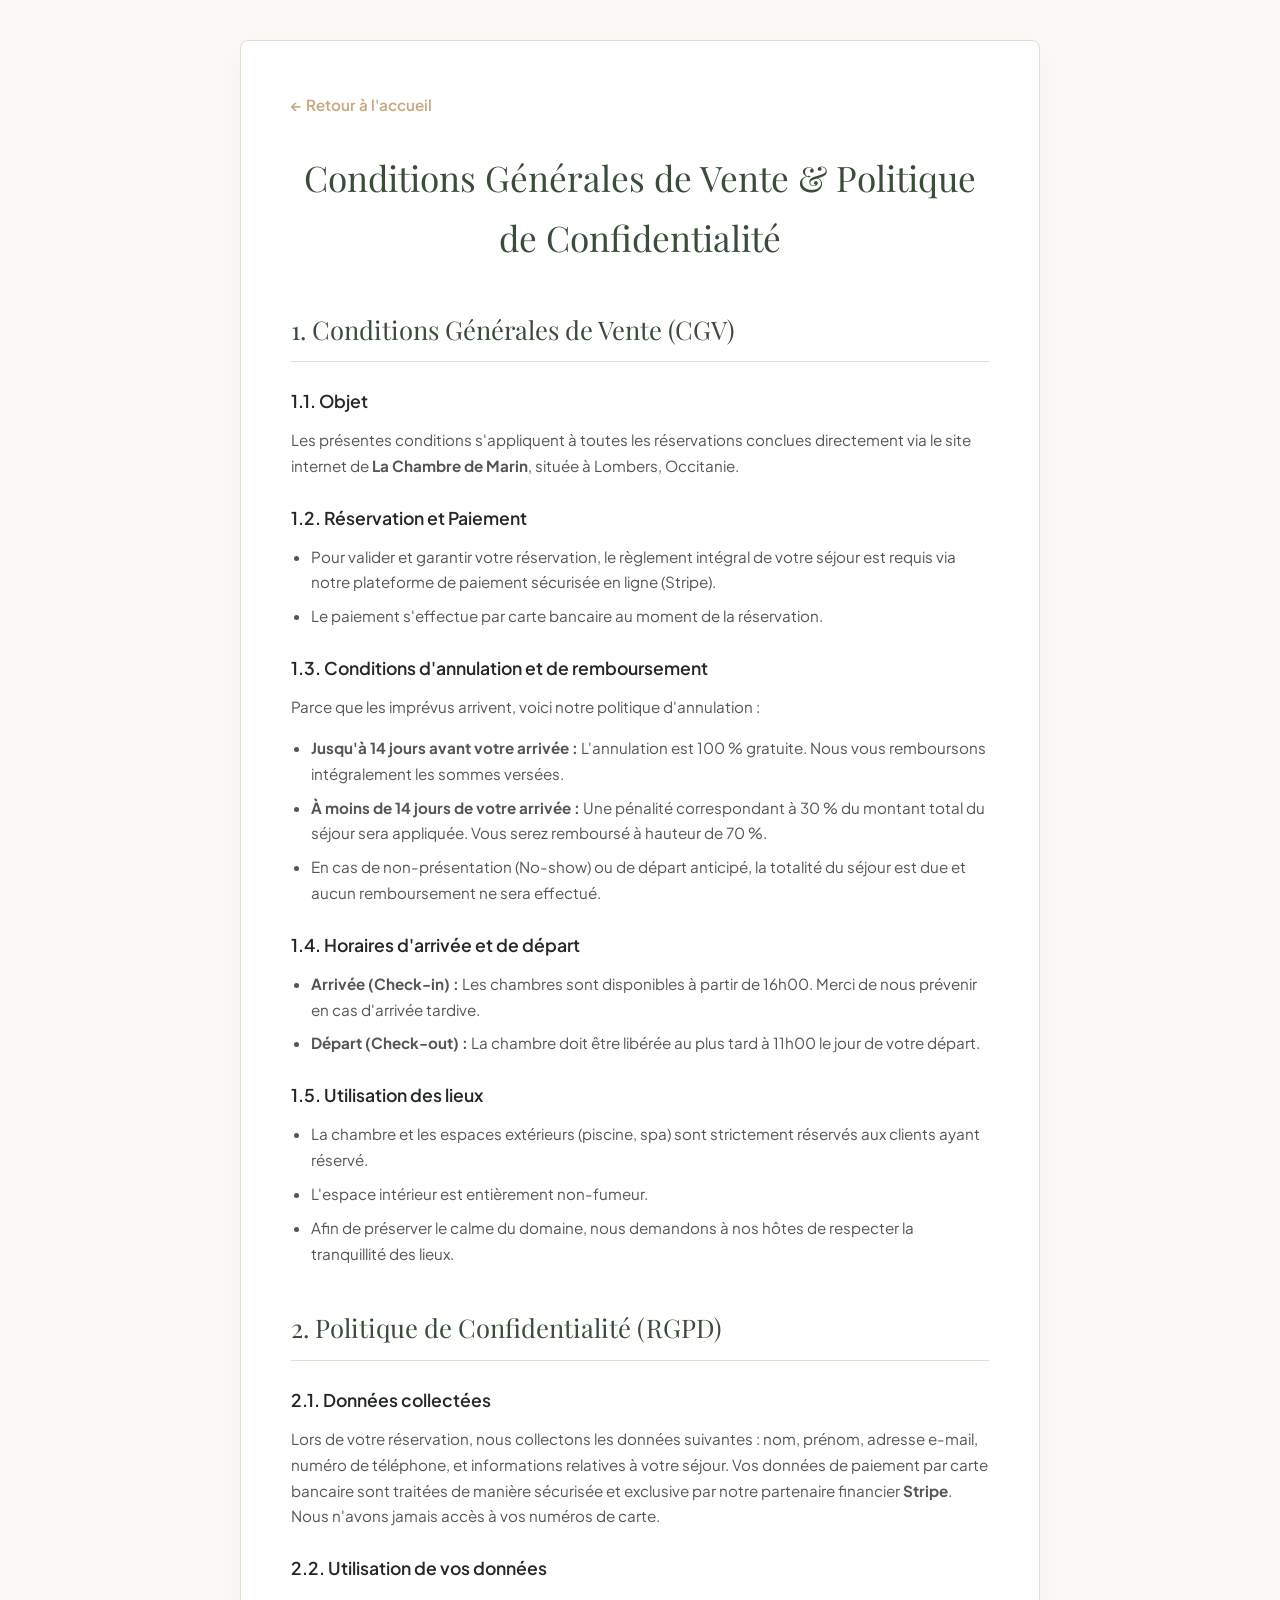
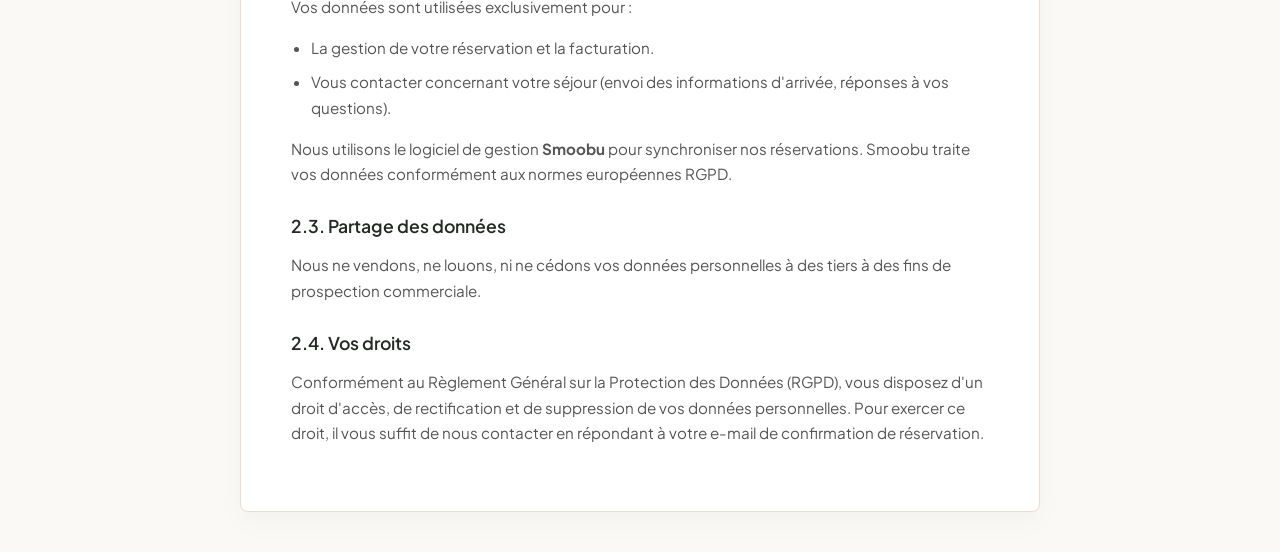
<file: cgv_confidentialite.html>
<!DOCTYPE html>
<html lang="fr">
<head>
    <meta charset="UTF-8">
    <meta name="viewport" content="width=device-width, initial-scale=1.0">
    <title>Conditions Générales & Confidentialité | La Chambre de Marin</title>
    
    <link rel="preconnect" href="https://fonts.googleapis.com">
    <link rel="preconnect" href="https://fonts.gstatic.com" crossorigin>
    <link href="https://fonts.googleapis.com/css2?family=Playfair+Display:ital,wght@0,400..700;1,400..700&family=Plus+Jakarta+Sans:wght@300;400;600&display=swap" rel="stylesheet">

    <style>
        :root {
            --font-titles: 'Playfair Display', Georgia, serif;
            --font-body: 'Plus Jakarta Sans', sans-serif;
            --color-bg: #fbf9f6;
            --color-nature: #3a4d39;
            --color-gold: #c5a880;
            --color-dark: #242924;
            --color-white: #ffffff;
        }

        * { margin: 0; padding: 0; box-sizing: border-box; }
        body { 
            background-color: var(--color-bg); 
            color: var(--color-dark); 
            font-family: var(--font-body);
            line-height: 1.7;
            -webkit-font-smoothing: antialiased;
            padding: 40px 20px;
        }

        .container {
            max-width: 800px;
            margin: 0 auto;
            background-color: var(--color-white);
            padding: 50px;
            border-radius: 8px;
            box-shadow: 0 10px 30px rgba(0,0,0,0.03);
            border: 1px solid #ebdcd0;
        }

        .back-link {
            display: inline-block;
            margin-bottom: 30px;
            color: var(--color-gold);
            text-decoration: none;
            font-weight: 600;
            font-size: 0.95rem;
            transition: color 0.3s ease;
        }

        .back-link:hover {
            color: #b3946b;
            text-decoration: underline;
        }

        h1 {
            font-family: var(--font-titles);
            color: var(--color-nature);
            font-size: 2.2rem;
            font-weight: 400;
            margin-bottom: 40px;
            text-align: center;
        }

        h2 {
            font-family: var(--font-titles);
            color: var(--color-nature);
            font-size: 1.6rem;
            font-weight: 400;
            margin-top: 40px;
            margin-bottom: 15px;
            border-bottom: 1px solid #ebdcd0;
            padding-bottom: 10px;
        }

        h3 {
            font-size: 1.1rem;
            color: var(--color-dark);
            margin-top: 25px;
            margin-bottom: 10px;
            font-weight: 600;
        }

        p, ul {
            font-size: 0.95rem;
            color: #555;
            margin-bottom: 15px;
        }

        ul {
            padding-left: 20px;
        }

        li {
            margin-bottom: 8px;
        }

        @media (max-width: 768px) {
            .container { padding: 30px 20px; }
            h1 { font-size: 1.8rem; }
            h2 { font-size: 1.4rem; }
        }
    </style>
</head>
<body>

    <div class="container">
        <a href="index.html" class="back-link">← Retour à l'accueil</a>
        
        <h1>Conditions Générales de Vente & Politique de Confidentialité</h1>

        <h2>1. Conditions Générales de Vente (CGV)</h2>
        
        <h3>1.1. Objet</h3>
        <p>Les présentes conditions s'appliquent à toutes les réservations conclues directement via le site internet de <strong>La Chambre de Marin</strong>, située à Lombers, Occitanie.</p>

        <h3>1.2. Réservation et Paiement</h3>
        <ul>
            <li>Pour valider et garantir votre réservation, le règlement intégral de votre séjour est requis via notre plateforme de paiement sécurisée en ligne (Stripe).</li>
            <li>Le paiement s'effectue par carte bancaire au moment de la réservation.</li>
        </ul>

        <h3>1.3. Conditions d'annulation et de remboursement</h3>
        <p>Parce que les imprévus arrivent, voici notre politique d'annulation :</p>
        <ul>
            <li><strong>Jusqu'à 14 jours avant votre arrivée :</strong> L'annulation est 100 % gratuite. Nous vous remboursons intégralement les sommes versées.</li>
            <li><strong>À moins de 14 jours de votre arrivée :</strong> Une pénalité correspondant à 30 % du montant total du séjour sera appliquée. Vous serez remboursé à hauteur de 70 %.</li>
            <li>En cas de non-présentation (No-show) ou de départ anticipé, la totalité du séjour est due et aucun remboursement ne sera effectué.</li>
        </ul>

        <h3>1.4. Horaires d'arrivée et de départ</h3>
        <ul>
            <li><strong>Arrivée (Check-in) :</strong> Les chambres sont disponibles à partir de 16h00. Merci de nous prévenir en cas d'arrivée tardive.</li>
            <li><strong>Départ (Check-out) :</strong> La chambre doit être libérée au plus tard à 11h00 le jour de votre départ.</li>
        </ul>

        <h3>1.5. Utilisation des lieux</h3>
        <ul>
            <li>La chambre et les espaces extérieurs (piscine, spa) sont strictement réservés aux clients ayant réservé.</li>
            <li>L'espace intérieur est entièrement non-fumeur.</li>
            <li>Afin de préserver le calme du domaine, nous demandons à nos hôtes de respecter la tranquillité des lieux.</li>
        </ul>

        <h2>2. Politique de Confidentialité (RGPD)</h2>

        <h3>2.1. Données collectées</h3>
        <p>Lors de votre réservation, nous collectons les données suivantes : nom, prénom, adresse e-mail, numéro de téléphone, et informations relatives à votre séjour. Vos données de paiement par carte bancaire sont traitées de manière sécurisée et exclusive par notre partenaire financier <strong>Stripe</strong>. Nous n'avons jamais accès à vos numéros de carte.</p>

        <h3>2.2. Utilisation de vos données</h3>
        <p>Vos données sont utilisées exclusivement pour :</p>
        <ul>
            <li>La gestion de votre réservation et la facturation.</li>
            <li>Vous contacter concernant votre séjour (envoi des informations d'arrivée, réponses à vos questions).</li>
        </ul>
        <p>Nous utilisons le logiciel de gestion <strong>Smoobu</strong> pour synchroniser nos réservations. Smoobu traite vos données conformément aux normes européennes RGPD.</p>

        <h3>2.3. Partage des données</h3>
        <p>Nous ne vendons, ne louons, ni ne cédons vos données personnelles à des tiers à des fins de prospection commerciale.</p>

        <h3>2.4. Vos droits</h3>
        <p>Conformément au Règlement Général sur la Protection des Données (RGPD), vous disposez d'un droit d'accès, de rectification et de suppression de vos données personnelles. Pour exercer ce droit, il vous suffit de nous contacter en répondant à votre e-mail de confirmation de réservation.</p>

    </div>

</body>
</html>
</file>
